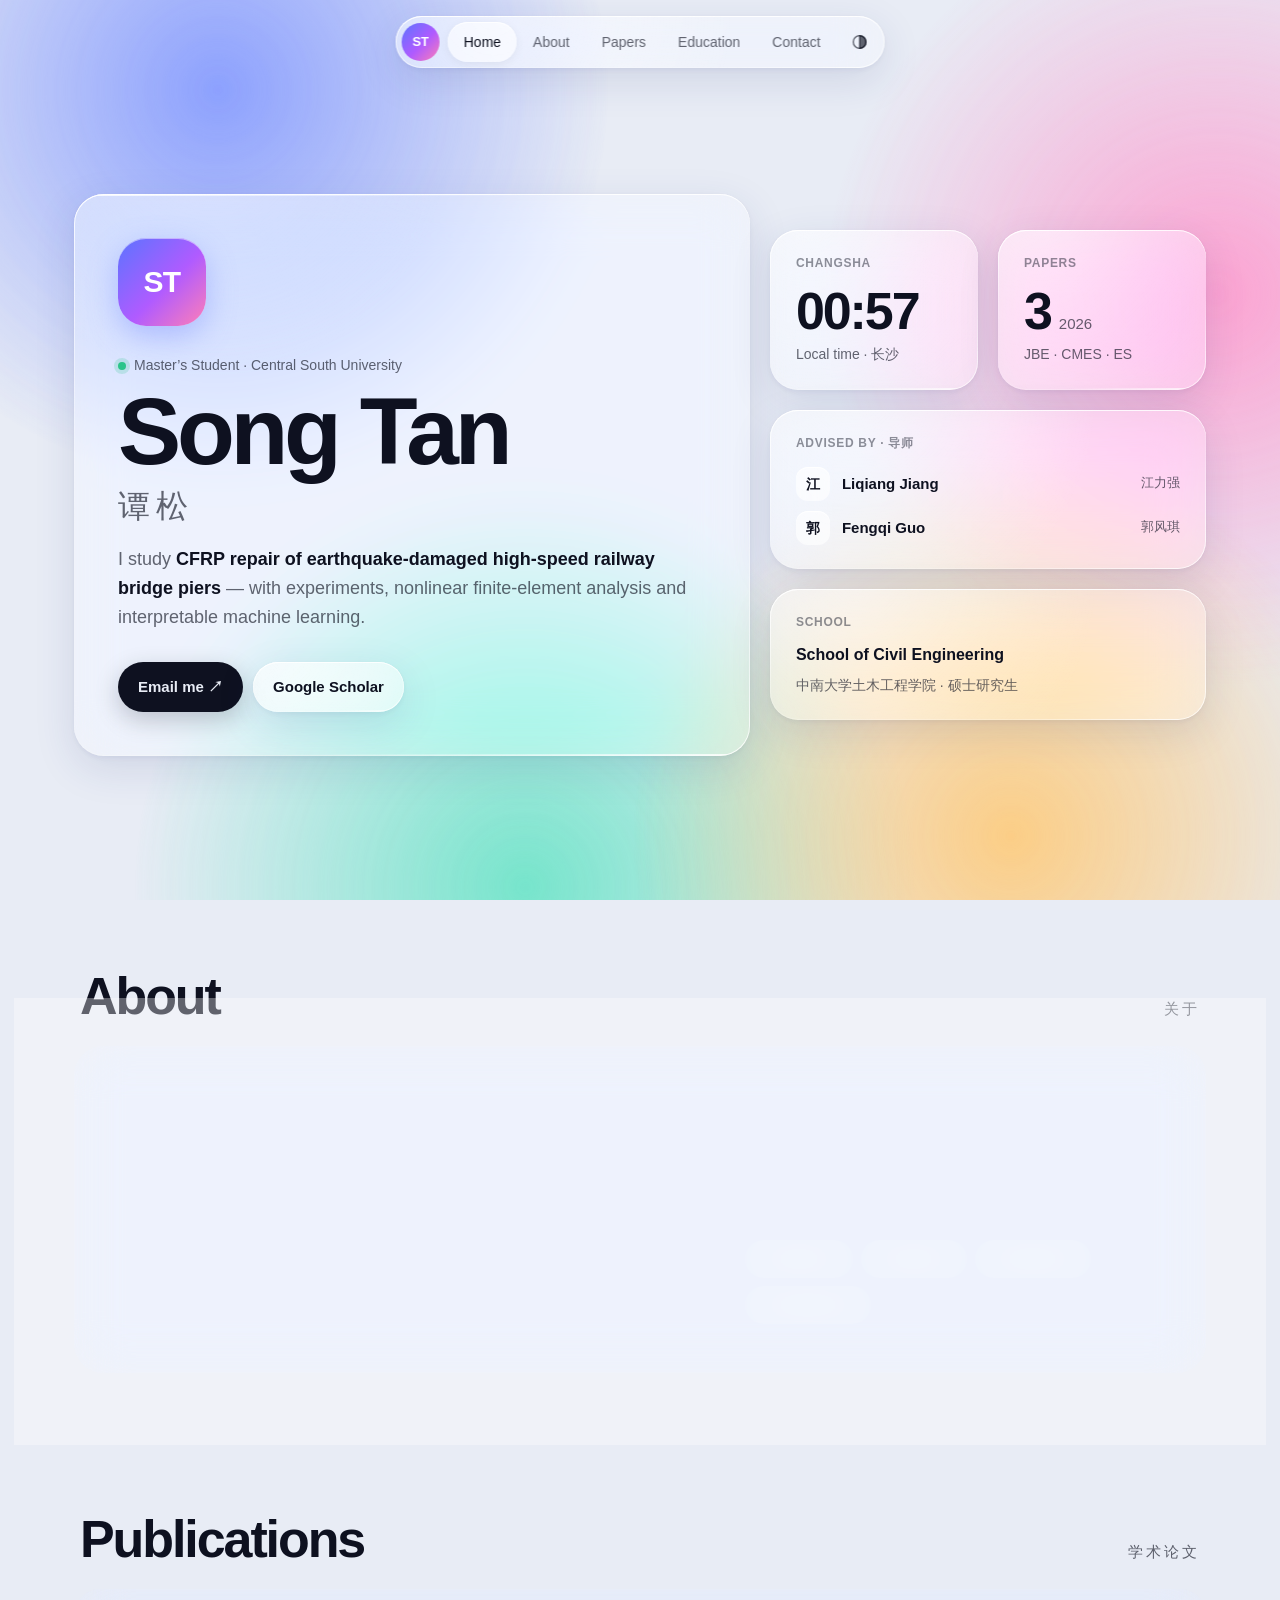
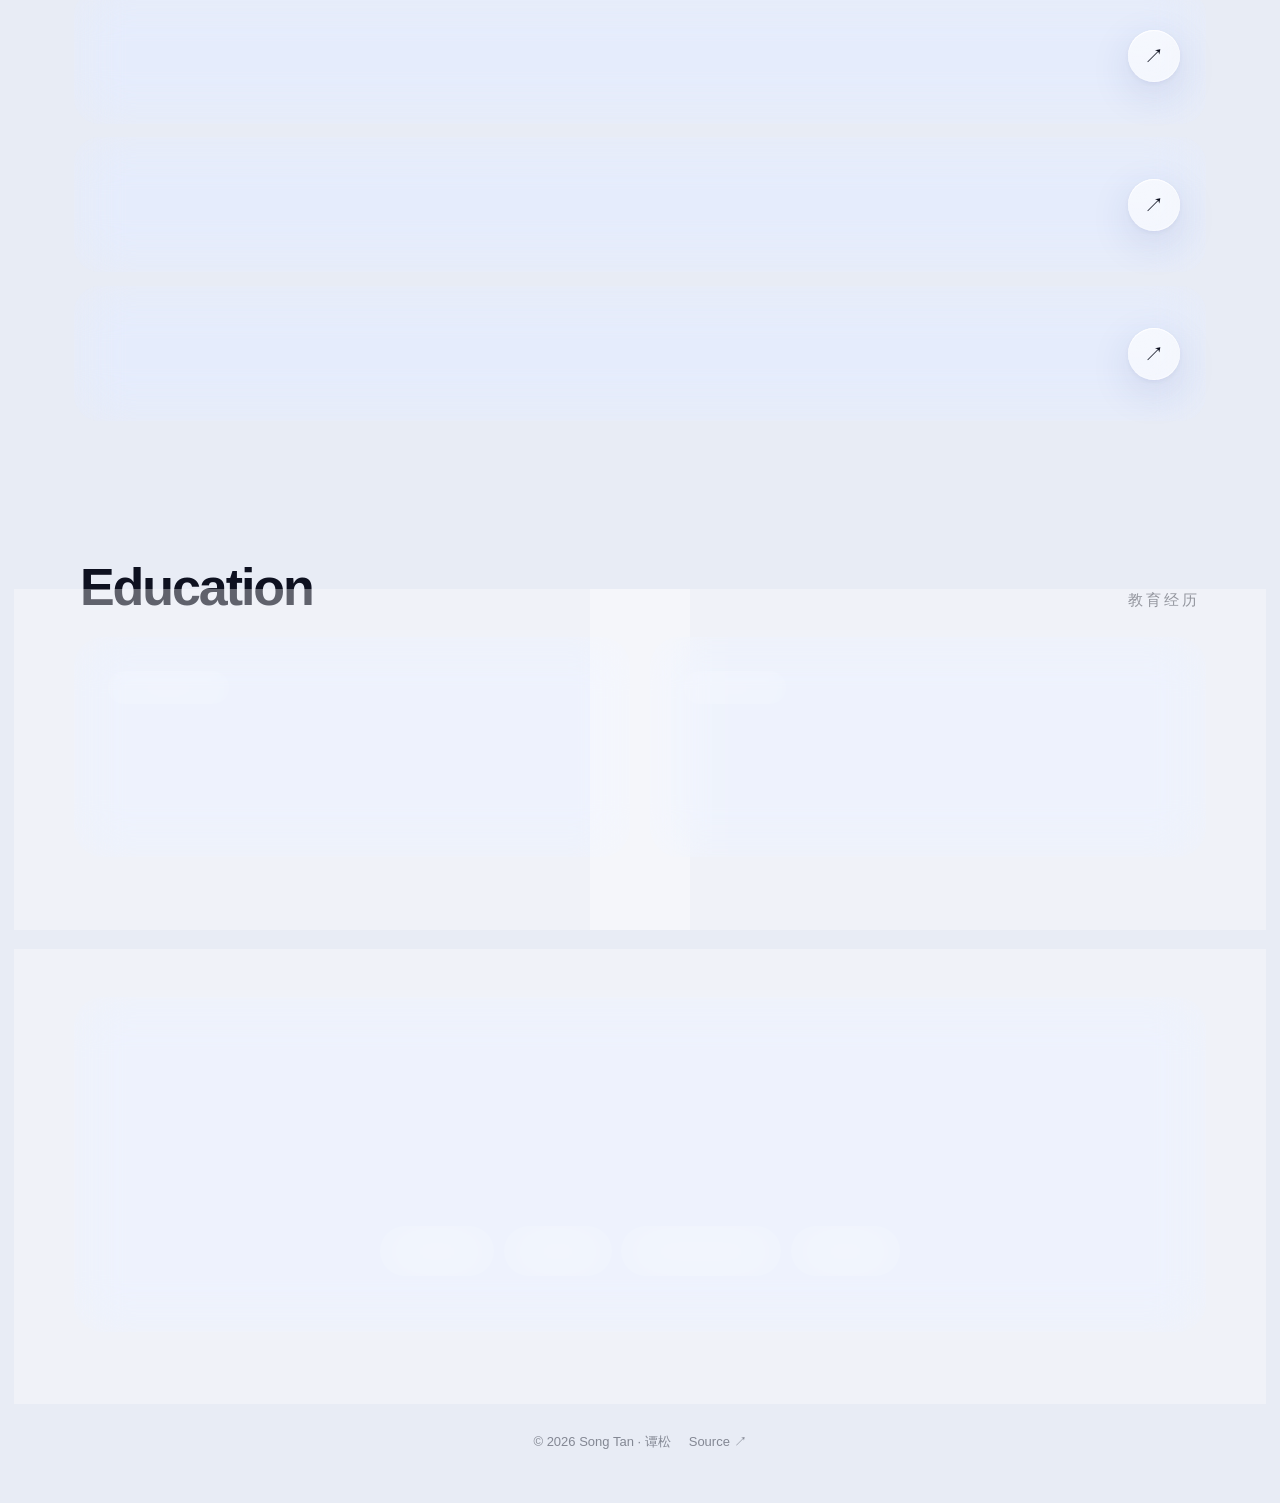
<file: index.html>
<!DOCTYPE html>
<html lang="zh-CN">
<head>
<meta charset="utf-8" />
<meta name="viewport" content="width=device-width, initial-scale=1" />
<title>Song Tan 谭松</title>
<meta name="description" content="Song Tan 谭松，中南大学土木工程学院硕士研究生。研究方向：高铁桥梁震后 CFRP 修复、非线性有限元、可解释机器学习。" />
<meta name="color-scheme" content="light dark" />
<meta name="theme-color" content="#E8ECF5" media="(prefers-color-scheme: light)" />
<meta name="theme-color" content="#06070C" media="(prefers-color-scheme: dark)" />
<meta property="og:type" content="profile" />
<meta property="og:title" content="Song Tan 谭松" />
<meta property="og:description" content="中南大学土木工程学院硕士研究生 · 高铁桥梁震后 CFRP 修复 / 可解释机器学习" />
<meta property="og:url" content="https://ronintan.github.io/" />
<meta property="og:locale" content="zh_CN" />
<link rel="icon" href="data:image/svg+xml,%3Csvg xmlns='http://www.w3.org/2000/svg' viewBox='0 0 64 64'%3E%3Cdefs%3E%3ClinearGradient id='g' x1='0' y1='0' x2='1' y2='1'%3E%3Cstop offset='0' stop-color='%235B74FF'/%3E%3Cstop offset='.55' stop-color='%23B05BFF'/%3E%3Cstop offset='1' stop-color='%23FF7FB6'/%3E%3C/linearGradient%3E%3C/defs%3E%3Crect width='64' height='64' rx='18' fill='url(%23g)'/%3E%3Ctext x='32' y='42' font-family='-apple-system,Segoe UI,Arial,sans-serif' font-size='26' font-weight='700' text-anchor='middle' fill='white'%3EST%3C/text%3E%3C/svg%3E" />
<script>
  // apply the saved theme before first paint, and mark JS as available for reveal animations
  (function(d){d.className+=' js';try{var t=localStorage.getItem('st-theme');if(t)d.setAttribute('data-theme',t)}catch(e){}})(document.documentElement);
</script>
<style>
  :root{
    --base:#E8ECF5;
    --ink:#0E1120;
    --ink2:rgba(14,17,32,.64);
    --ink3:rgba(14,17,32,.46);
    --glass:rgba(255,255,255,.34);
    --glass-hi:rgba(255,255,255,.62);
    --glass-solid:rgba(250,251,255,.92);
    --rim:rgba(255,255,255,.85);
    --rim2:rgba(255,255,255,.22);
    --spec:rgba(255,255,255,.45);
    --shadow:0 12px 40px rgba(40,52,120,.13),0 2px 6px rgba(40,52,120,.06);
    --b1:#7C93FF;--b2:#FF95CB;--b3:#62E3C4;--b4:#FFC872;
    --accent:#3557FF;
    --grad:linear-gradient(135deg,#5B74FF,#B05BFF 55%,#FF7FB6);
    /* system fonts: SF Pro on Apple, Segoe UI on Windows, PingFang / YaHei for Chinese — no external font requests */
    --sans:-apple-system,BlinkMacSystemFont,"SF Pro Display","SF Pro Text","Segoe UI Variable","Segoe UI","Helvetica Neue",Arial,"PingFang SC","Hiragino Sans GB","Microsoft YaHei","Noto Sans CJK SC","Source Han Sans SC",sans-serif;
    --zh:"PingFang SC","Hiragino Sans GB","Microsoft YaHei","Noto Sans CJK SC","Source Han Sans SC",sans-serif;
  }
  @media (prefers-color-scheme:dark){
    :root:not([data-theme="light"]){
      --base:#06070C;--ink:#F3F5FB;--ink2:rgba(243,245,251,.68);--ink3:rgba(243,245,251,.46);
      --glass:rgba(255,255,255,.06);--glass-hi:rgba(255,255,255,.14);--glass-solid:rgba(22,24,34,.94);--rim:rgba(255,255,255,.32);--rim2:rgba(255,255,255,.04);
      --spec:rgba(255,255,255,.12);--shadow:0 12px 40px rgba(0,0,0,.45);
      --b1:#2E43D9;--b2:#A2307A;--b3:#0F8A73;--b4:#8F5A16;--accent:#93A6FF;
    }
  }
  :root[data-theme="dark"]{
    --base:#06070C;--ink:#F3F5FB;--ink2:rgba(243,245,251,.68);--ink3:rgba(243,245,251,.46);
    --glass:rgba(255,255,255,.06);--glass-hi:rgba(255,255,255,.14);--glass-solid:rgba(22,24,34,.94);--rim:rgba(255,255,255,.32);--rim2:rgba(255,255,255,.04);
    --spec:rgba(255,255,255,.12);--shadow:0 12px 40px rgba(0,0,0,.45);
    --b1:#2E43D9;--b2:#A2307A;--b3:#0F8A73;--b4:#8F5A16;--accent:#93A6FF;
  }
  *,*::before,*::after{box-sizing:border-box}
  html{-webkit-text-size-adjust:100%;scroll-behavior:smooth;scroll-padding-top:90px}
  body{margin:0;background:var(--base);color:var(--ink);font-family:var(--sans);font-size:16px;line-height:1.6;-webkit-font-smoothing:antialiased;transition:background .4s,color .4s}
  a{color:inherit;text-decoration:none}
  :focus-visible{outline:2px solid var(--accent);outline-offset:3px;border-radius:12px}
  .zh{font-family:var(--zh)}
  .sr{position:absolute;width:1px;height:1px;overflow:hidden;clip:rect(0 0 0 0);white-space:nowrap}

  /* —— aurora backdrop —— */
  .aurora{position:fixed;inset:0;z-index:0;overflow:hidden;pointer-events:none}
  .aurora i{position:absolute;width:70vmax;height:70vmax;border-radius:50%;opacity:.85;will-change:transform}
  .aurora .a1{background:radial-gradient(circle,var(--b1) 0,transparent 62%);top:-28vmax;left:-18vmax;animation:f1 26s ease-in-out infinite alternate}
  .aurora .a2{background:radial-gradient(circle,var(--b2) 0,transparent 62%);top:-12vmax;right:-30vmax;animation:f2 30s ease-in-out infinite alternate}
  .aurora .a3{background:radial-gradient(circle,var(--b3) 0,transparent 62%);bottom:-34vmax;left:6vmax;animation:f3 34s ease-in-out infinite alternate}
  .aurora .a4{background:radial-gradient(circle,var(--b4) 0,transparent 60%);bottom:-30vmax;right:-14vmax;animation:f1 38s ease-in-out infinite alternate-reverse}
  @keyframes f1{to{transform:translate(16vmax,10vmax) scale(1.12)}}
  @keyframes f2{to{transform:translate(-14vmax,16vmax) scale(.92)}}
  @keyframes f3{to{transform:translate(12vmax,-12vmax) scale(1.08)}}

  /* —— glass material —— */
  .glass{
    position:relative;isolation:isolate;
    background:var(--glass);
    -webkit-backdrop-filter:blur(26px) saturate(175%);
    backdrop-filter:blur(26px) saturate(175%);
    border-radius:var(--r,30px);
    box-shadow:var(--shadow),inset 0 1px 0 var(--rim),inset 0 -1px 0 var(--rim2);
  }
  .glass::before{
    content:"";position:absolute;inset:0;border-radius:inherit;padding:1.2px;pointer-events:none;
    background:linear-gradient(145deg,var(--rim),transparent 32%,transparent 68%,var(--rim));
    -webkit-mask:linear-gradient(#000 0 0) content-box,linear-gradient(#000 0 0);
    -webkit-mask-composite:xor;mask-composite:exclude;
  }
  .glass::after{
    content:"";position:absolute;inset:0;border-radius:inherit;pointer-events:none;z-index:-1;
    background:radial-gradient(520px circle at var(--mx,20%) var(--my,-10%),var(--spec),transparent 46%);
  }
  /* browsers without backdrop blur, or readers who ask for less transparency, get frosted solid panels */
  @supports not ((backdrop-filter:blur(1px)) or (-webkit-backdrop-filter:blur(1px))){
    .glass{background:var(--glass-solid)}
  }
  @media (prefers-reduced-transparency:reduce){
    .glass{background:var(--glass-solid);-webkit-backdrop-filter:none;backdrop-filter:none}
  }

  .wrap{position:relative;z-index:1;max-width:1180px;margin:0 auto;padding:0 24px}

  /* —— floating tab bar —— */
  .bar{position:fixed;top:16px;left:50%;transform:translateX(-50%);z-index:20;--r:999px;display:flex;align-items:center;gap:4px;padding:6px}
  .bar .me{width:38px;height:38px;border-radius:50%;display:grid;place-items:center;font-weight:700;font-size:13px;color:#fff;background:var(--grad);margin-right:4px;flex:none}
  .bar nav{position:relative;display:flex}
  .bar nav a{position:relative;z-index:1;padding:9px 16px;font-size:14px;font-weight:500;color:var(--ink2);border-radius:999px;transition:color .25s}
  .bar nav a.on{color:var(--ink)}
  .bubble{position:absolute;top:0;bottom:0;left:0;width:0;border-radius:999px;background:var(--glass-hi);box-shadow:inset 0 1px 0 var(--rim),0 2px 10px rgba(0,0,0,.06);transition:transform .45s cubic-bezier(.3,1.4,.5,1),width .45s cubic-bezier(.3,1.4,.5,1)}
  .bar button{appearance:none;border:0;background:transparent;color:var(--ink2);width:38px;height:38px;border-radius:50%;cursor:pointer;flex:none;transition:background .2s,color .2s}
  .bar button:hover{background:var(--glass-hi);color:var(--ink)}
  .bar button svg{display:block;margin:auto}

  /* —— hero —— */
  .hero{min-height:100vh;display:grid;grid-template-columns:minmax(0,1.55fr) minmax(0,1fr);gap:20px;align-items:center;padding:110px 0 60px}
  .card-main{padding:44px}
  .avatar{width:88px;height:88px;border-radius:28px;display:grid;place-items:center;font-weight:700;font-size:30px;color:#fff;letter-spacing:-.02em;
    background:var(--grad);box-shadow:0 10px 30px rgba(91,116,255,.35),inset 0 1px 0 rgba(255,255,255,.5)}
  .card-main .kick{margin-top:28px;font-size:14px;font-weight:500;color:var(--ink2);display:flex;align-items:center;gap:8px}
  .card-main .kick i{width:8px;height:8px;border-radius:50%;background:#2BC48A;box-shadow:0 0 0 4px rgba(43,196,138,.2);flex:none}
  h1{margin:10px 0 0;font-size:clamp(52px,7.4vw,104px);line-height:.95;letter-spacing:-.045em;font-weight:700}
  h1 .zh{display:block;font-size:.34em;letter-spacing:.18em;font-weight:500;color:var(--ink2);margin-top:14px}
  .card-main p.lede{margin:24px 0 0;font-size:18px;line-height:1.6;color:var(--ink2);max-width:600px}
  .card-main p.lede b{color:var(--ink);font-weight:600}
  .ctas{display:flex;flex-wrap:wrap;gap:10px;margin-top:30px}
  .btn{--r:999px;display:inline-flex;align-items:center;gap:8px;padding:13px 20px;font-size:15px;font-weight:600;transition:transform .2s}
  .btn:hover{transform:translateY(-2px)}
  .btn.solid{background:var(--ink);color:var(--base);border-radius:999px;box-shadow:0 8px 24px rgba(14,17,32,.22)}

  .side{display:grid;gap:20px}
  .w{padding:24px 26px;--r:28px}
  .w .lbl{font-size:12px;font-weight:600;letter-spacing:.06em;text-transform:uppercase;color:var(--ink3)}
  .w .big{font-size:52px;font-weight:650;letter-spacing:-.04em;line-height:1;margin-top:12px;font-variant-numeric:tabular-nums}
  .w .big small{font-size:15px;font-weight:500;letter-spacing:0;color:var(--ink2);margin-left:8px}
  .w .sub{margin-top:6px;font-size:14px;color:var(--ink2)}
  .w .sub.strong{font-size:16px;color:var(--ink);font-weight:600;margin-top:10px}
  .row2{display:grid;grid-template-columns:1fr 1fr;gap:20px}
  .adv{display:flex;flex-direction:column;gap:10px;margin-top:14px}
  .adv div{display:flex;align-items:center;gap:12px;font-size:15px;font-weight:600}
  .adv div span{font-weight:400;color:var(--ink2);font-size:13px;margin-left:auto}
  .adv i{width:34px;height:34px;border-radius:12px;display:grid;place-items:center;font-style:normal;font-family:var(--zh);font-size:14px;background:var(--glass-hi);box-shadow:inset 0 1px 0 var(--rim)}

  /* —— sections —— */
  section.s{padding:70px 0}
  .s-hd{display:flex;align-items:baseline;justify-content:space-between;gap:20px;margin-bottom:24px;padding:0 6px}
  .s-hd h2{margin:0;font-size:clamp(34px,4.4vw,52px);letter-spacing:-.04em;font-weight:700;line-height:1}
  .s-hd span{font-size:15px;color:var(--ink2);letter-spacing:.2em}

  .about{padding:44px;display:grid;grid-template-columns:minmax(0,1.4fr) minmax(0,1fr);gap:44px}
  .about p{margin:0}
  .about .en{font-size:22px;line-height:1.55;letter-spacing:-.01em}
  .about .zhp{font-size:16px;line-height:2;color:var(--ink2)}
  .chips{display:flex;flex-wrap:wrap;gap:8px;margin-top:22px}
  .chip{--r:999px;padding:8px 14px;font-size:13.5px;font-weight:500}

  .pubs{display:grid;gap:14px}
  .pub{--r:26px;display:grid;grid-template-columns:150px minmax(0,1fr) 52px;gap:26px;align-items:center;padding:26px 26px 26px 30px;transition:transform .3s cubic-bezier(.2,.8,.2,1)}
  .pub:hover{transform:translateY(-3px) scale(1.005)}
  .pub .j{font-size:12px;font-weight:600;color:var(--ink3);text-transform:uppercase;letter-spacing:.05em;line-height:1.5}
  .pub .j b{display:inline-block;margin-bottom:6px;padding:4px 10px;border-radius:999px;background:var(--glass-hi);box-shadow:inset 0 1px 0 var(--rim);color:var(--ink);font-size:12px;letter-spacing:.02em}
  .pub h3{margin:0;font-size:19px;font-weight:600;line-height:1.38;letter-spacing:-.012em}
  .pub .au{margin:8px 0 0;font-size:14px;color:var(--ink2)}
  .pub .au b{color:var(--ink);font-weight:600}
  .pub .go{--r:50%;width:52px;height:52px;display:grid;place-items:center;font-size:20px;transition:background .25s,color .25s,transform .3s}
  .pub:hover .go{background:var(--ink);color:var(--base);transform:rotate(-45deg)}

  .edu{display:grid;grid-template-columns:1fr 1fr;gap:20px}
  .school{padding:34px 34px 30px;--r:30px;min-height:220px;display:flex;flex-direction:column;justify-content:space-between}
  .school .yr{align-self:flex-start;--r:999px;padding:6px 12px;font-size:13px;font-weight:600}
  .school h3{margin:28px 0 0;font-size:30px;letter-spacing:-.035em;font-weight:700;line-height:1.1}
  .school h3 .zh{display:block;font-size:16px;font-weight:500;letter-spacing:.15em;color:var(--ink2);margin-top:8px}
  .school p{margin:10px 0 0;color:var(--ink2);font-size:14.5px}
  .school.now .yr{background:linear-gradient(135deg,#5B74FF,#B05BFF);color:#fff;box-shadow:0 6px 18px rgba(91,116,255,.35)}

  .contact{padding:56px 44px;text-align:center}
  .contact h2{margin:0;font-size:clamp(40px,6vw,76px);letter-spacing:-.045em;font-weight:700;line-height:1}
  .contact .mail{display:inline-block;margin-top:20px;font-size:clamp(18px,2.4vw,26px);font-weight:500;color:var(--accent);border-bottom:1.5px solid currentColor;padding-bottom:2px}
  .contact .links{display:flex;justify-content:center;flex-wrap:wrap;gap:10px;margin-top:32px}

  /* copy-to-clipboard confirmation for email links */
  .toast{position:fixed;left:50%;bottom:28px;z-index:30;--r:999px;display:flex;align-items:center;gap:10px;padding:12px 18px 12px 12px;font-size:14px;font-weight:500;white-space:nowrap;opacity:0;transform:translate(-50%,16px);pointer-events:none;transition:opacity .3s,transform .3s cubic-bezier(.3,1.4,.5,1)}
  .toast.show{opacity:1;transform:translate(-50%,0)}
  .toast i{width:24px;height:24px;border-radius:50%;display:grid;place-items:center;font-style:normal;font-size:13px;color:#fff;background:#2BC48A;flex:none}

  footer{position:relative;z-index:1;display:flex;justify-content:center;gap:18px;flex-wrap:wrap;padding:30px 20px 50px;font-size:13px;color:var(--ink3)}
  footer a:hover{color:var(--ink)}

  /* reveal on scroll (only when JS runs, so content never stays hidden) */
  .js .rv{opacity:0;transform:translateY(24px);transition:opacity .8s cubic-bezier(.2,.8,.2,1),transform .8s cubic-bezier(.2,.8,.2,1)}
  .js .rv.in{opacity:1;transform:none}
  .js .pub.rv.in:hover{transform:translateY(-3px) scale(1.005)}

  @media (max-width:900px){
    .hero{grid-template-columns:1fr;padding-top:96px;min-height:0}
    .about{grid-template-columns:1fr;gap:20px;padding:30px}
    .pub{grid-template-columns:1fr;gap:10px;padding:24px}
    .pub .go{display:none}
    .edu{grid-template-columns:1fr}
  }
  @media (max-width:560px){
    .wrap{padding:0 14px}
    .bar{top:10px;max-width:calc(100% - 20px)}
    .bar nav a{padding:9px 10px;font-size:13px}
    .bar nav a.hide-s{display:none}
    .card-main{padding:28px 24px}
    .row2{gap:14px}
    .w{padding:20px}
    .w .big{font-size:40px}
    .about .en{font-size:19px}
    .contact{padding:40px 22px}
  }
  @media (prefers-reduced-motion:reduce){
    html{scroll-behavior:auto}
    .aurora i{animation:none}
    .js .rv{opacity:1;transform:none;transition:none}
  }
</style>
</head>
<body>
<div class="aurora" aria-hidden="true"><i class="a1"></i><i class="a2"></i><i class="a3"></i><i class="a4"></i></div>

<header class="bar glass">
  <a class="me" href="#top" aria-label="Back to top">ST</a>
  <nav id="nav" aria-label="Sections">
    <span class="bubble" id="bubble" aria-hidden="true"></span>
    <a href="#top" class="on">Home</a>
    <a href="#about">About</a>
    <a href="#pubs">Papers</a>
    <a href="#education" class="hide-s">Education</a>
    <a href="#contact">Contact</a>
  </nav>
  <button id="theme" type="button" aria-label="Switch light / dark theme"><svg width="18" height="18" viewBox="0 0 24 24" fill="none" stroke="currentColor" stroke-width="1.8" aria-hidden="true"><circle cx="12" cy="12" r="8.5"/><path d="M12 3.5a8.5 8.5 0 0 1 0 17z" fill="currentColor"/></svg></button>
</header>

<main class="wrap" id="top">
  <section class="hero" data-sec="top">
    <div class="glass card-main rv">
      <div class="avatar" aria-hidden="true">ST</div>
      <div class="kick"><i></i>Master’s Student · Central South University</div>
      <h1>Song Tan<span class="zh">谭松</span></h1>
      <p class="lede">I study <b>CFRP repair of earthquake-damaged high-speed railway bridge piers</b> — with experiments, nonlinear finite-element analysis and interpretable machine learning.</p>
      <div class="ctas">
        <a class="btn solid" href="mailto:tansong@csu.edu.cn">Email me ↗</a>
        <a class="btn glass" href="https://scholar.google.com/citations?hl=zh-CN&amp;user=KqbaW3oAAAAJ" target="_blank" rel="noopener">Google Scholar</a>
      </div>
    </div>

    <div class="side">
      <div class="row2">
        <div class="glass w rv"><div class="lbl">Changsha</div><div class="big" id="clock">--:--</div><div class="sub">Local time · 长沙</div></div>
        <div class="glass w rv"><div class="lbl">Papers</div><div class="big">3<small>2026</small></div><div class="sub">JBE · CMES · ES</div></div>
      </div>
      <div class="glass w rv">
        <div class="lbl">Advised by · 导师</div>
        <div class="adv">
          <div><i aria-hidden="true">江</i>Liqiang Jiang<span class="zh">江力强</span></div>
          <div><i aria-hidden="true">郭</i>Fengqi Guo<span class="zh">郭风琪</span></div>
        </div>
      </div>
      <div class="glass w rv">
        <div class="lbl">School</div>
        <div class="sub strong">School of Civil Engineering</div>
        <div class="sub zh">中南大学土木工程学院 · 硕士研究生</div>
      </div>
    </div>
  </section>

  <section class="s" id="about" data-sec="about">
    <div class="s-hd rv"><h2>About</h2><span class="zh">关于</span></div>
    <div class="glass about rv">
      <div>
        <p class="en">I’m a master’s student in the School of Civil Engineering at Central South University, advised by Liqiang Jiang and Fengqi Guo. I study CFRP repair of earthquake-damaged high-speed railway bridge piers — experiments and nonlinear finite-element analysis to quantify seismic recovery and its effect on the bridge and track, and interpretable machine-learning models to predict it.</p>
      </div>
      <div>
        <p class="zhp zh">中南大学土木工程学院硕士研究生，师从江力强、郭风琪老师。研究高铁桥梁震损桥墩的 CFRP 修复：以试验与非线性有限元量化抗震性能的恢复及其对桥梁、轨道的影响，并用可解释机器学习模型预测修复效果。</p>
        <div class="chips">
          <span class="glass chip">CFRP Repair</span>
          <span class="glass chip">HSR Bridges</span>
          <span class="glass chip">Nonlinear FEA</span>
          <span class="glass chip">Interpretable ML</span>
        </div>
      </div>
    </div>
  </section>

  <section class="s" id="pubs" data-sec="pubs">
    <div class="s-hd rv"><h2>Publications</h2><span class="zh">学术论文</span></div>
    <div class="pubs">
      <a class="glass pub rv" href="https://doi.org/10.1061/JBENF2.BEENG-7962" target="_blank" rel="noopener">
        <div class="j"><b>JBE</b><br />31(9) · 04026054</div>
        <div>
          <h3>Effects of CFRP-Repaired Round-End RC Hollow Piers on Postearthquake Recovery of High-Speed Railway Track–Bridge Systems</h3>
          <p class="au"><b>Song Tan</b>, Liqiang Jiang, Li-zhong Jiang, Wangbao Zhou, Juntao Liu, Fengqi Guo · <i>Journal of Bridge Engineering</i></p>
        </div>
        <span class="glass go" aria-hidden="true">↗</span>
      </a>
      <a class="glass pub rv" href="https://doi.org/10.32604/cmes.2026.086426" target="_blank" rel="noopener">
        <div class="j"><b>CMES</b><br />148(2) · Art. 19</div>
        <div>
          <h3>Interpretable Machine-Learning Prediction of Seismic Performance of Earthquake-Damaged CFRP-Repaired Hollow Bridge Piers</h3>
          <p class="au">Fengqi Guo, <b>Song Tan</b>, Liqiang Jiang, Wei Guo, Lizhong Jiang · <i>Computer Modeling in Engineering &amp; Sciences</i></p>
        </div>
        <span class="glass go" aria-hidden="true">↗</span>
      </a>
      <a class="glass pub rv" href="https://doi.org/10.1016/j.engstruct.2026.123253" target="_blank" rel="noopener">
        <div class="j"><b>Eng. Struct.</b><br />365 · 123253</div>
        <div>
          <h3>Machine learning-based optimization on CFRP repairs for earthquake-damaged round-ended hollow piers in a high-speed railway bridge</h3>
          <p class="au"><b>Song Tan</b>, Liqiang Jiang, Li-zhong Jiang, Wangbao Zhou, Juntao Liu, Fengqi Guo · <i>Engineering Structures</i></p>
        </div>
        <span class="glass go" aria-hidden="true">↗</span>
      </a>
    </div>
  </section>

  <section class="s" id="education" data-sec="education">
    <div class="s-hd rv"><h2>Education</h2><span class="zh">教育经历</span></div>
    <div class="edu">
      <div class="glass school now rv">
        <span class="glass yr">2024 — Present</span>
        <div>
          <h3>Central South University<span class="zh">中南大学</span></h3>
          <p>School of Civil Engineering · Master’s Student · 硕士研究生</p>
        </div>
      </div>
      <div class="glass school rv">
        <span class="glass yr">2020 — 2024</span>
        <div>
          <h3>Chang’an University<span class="zh">长安大学</span></h3>
          <p>School of Highway · Undergraduate · 本科生</p>
        </div>
      </div>
    </div>
  </section>

  <section class="s" id="contact" data-sec="contact">
    <div class="glass contact rv">
      <h2>Let’s connect.</h2>
      <a class="mail" href="mailto:tansong@csu.edu.cn">tansong@csu.edu.cn</a>
      <div class="links">
        <a class="btn glass" href="https://scholar.google.com/citations?hl=zh-CN&amp;user=KqbaW3oAAAAJ" target="_blank" rel="noopener">Scholar ↗</a>
        <a class="btn glass" href="https://orcid.org/0009-0006-5128-3348" target="_blank" rel="noopener">ORCID ↗</a>
        <a class="btn glass" href="https://www.researchgate.net/profile/Song-Tan-11" target="_blank" rel="noopener">ResearchGate ↗</a>
        <a class="btn glass" href="https://github.com/RoninTan" target="_blank" rel="noopener">GitHub ↗</a>
      </div>
    </div>
  </section>
</main>

<footer>
  <span>© 2026 Song Tan · 谭松</span>
  <a href="https://github.com/RoninTan/RoninTan.github.io" target="_blank" rel="noopener">Source ↗</a>
</footer>

<div class="glass toast" id="toast" role="status" aria-live="polite"><i aria-hidden="true">✓</i><span id="toastText"></span></div>

<script>
(function(){
  const root=document.documentElement;
  const reduce=matchMedia('(prefers-reduced-motion: reduce)').matches;

  // theme toggle (the saved choice is applied in <head> before paint)
  document.getElementById('theme').addEventListener('click',()=>{
    const dark=root.dataset.theme ? root.dataset.theme==='dark' : matchMedia('(prefers-color-scheme: dark)').matches;
    root.dataset.theme=dark?'light':'dark';
    try{localStorage.setItem('st-theme',root.dataset.theme)}catch(e){}
  });

  // Changsha clock
  const clock=document.getElementById('clock');
  const fmt=new Intl.DateTimeFormat('en-GB',{timeZone:'Asia/Shanghai',hour:'2-digit',minute:'2-digit',hour12:false});
  const tick=()=>{clock.textContent=fmt.format(new Date())}; tick(); setInterval(tick,15000);

  // specular highlight follows the pointer on whichever glass panel it is over
  if(matchMedia('(hover:hover)').matches){
    addEventListener('pointermove',e=>{
      const g=e.target.closest && e.target.closest('.glass'); if(!g) return;
      const r=g.getBoundingClientRect();
      g.style.setProperty('--mx',(e.clientX-r.left)+'px');
      g.style.setProperty('--my',(e.clientY-r.top)+'px');
    },{passive:true});
  }

  // email links also copy the address, so visitors without a mail app still get it
  const toast=document.getElementById('toast'), toastText=document.getElementById('toastText');
  let toastTimer;
  function copy(text){
    if(navigator.clipboard && window.isSecureContext) return navigator.clipboard.writeText(text);
    const t=document.createElement('textarea'); t.value=text; t.setAttribute('readonly',''); t.style.position='fixed'; t.style.opacity='0';
    document.body.appendChild(t); t.select(); let ok=false; try{ok=document.execCommand('copy')}catch(e){} t.remove();
    return ok ? Promise.resolve() : Promise.reject();
  }
  document.querySelectorAll('a[href^="mailto:"]').forEach(a=>a.addEventListener('click',()=>{
    const addr=a.getAttribute('href').slice(7);
    copy(addr).then(()=>{toastText.textContent='已复制 '+addr},()=>{toastText.textContent='邮箱 '+addr}).finally(()=>{
      toast.classList.add('show'); clearTimeout(toastTimer); toastTimer=setTimeout(()=>toast.classList.remove('show'),3200);
    });
  }));

  // tab bar bubble tracks the section in view
  const nav=document.getElementById('nav'), bubble=document.getElementById('bubble');
  const links=[...nav.querySelectorAll('a')];
  function place(a){
    links.forEach(l=>{l.classList.toggle('on',l===a); if(l===a) l.setAttribute('aria-current','true'); else l.removeAttribute('aria-current')});
    bubble.style.width=a.offsetWidth+'px';
    bubble.style.transform='translateX('+a.offsetLeft+'px)';
  }
  const byId=id=>links.find(l=>l.getAttribute('href')==='#'+id);
  const io=new IntersectionObserver(es=>{
    es.forEach(en=>{ if(en.isIntersecting){ const a=byId(en.target.dataset.sec); if(a && a.offsetParent) place(a); } });
  },{rootMargin:'-45% 0px -50% 0px'});
  document.querySelectorAll('[data-sec]').forEach(s=>io.observe(s));
  place(links[0]);
  addEventListener('resize',()=>{const a=nav.querySelector('a.on'); if(a) place(a)});

  // reveal on scroll
  const items=document.querySelectorAll('.rv');
  if(reduce || !('IntersectionObserver' in window)){ items.forEach(el=>el.classList.add('in')); return; }
  const rv=new IntersectionObserver(es=>es.forEach(en=>{if(en.isIntersecting){en.target.classList.add('in');rv.unobserve(en.target)}}),{threshold:.12});
  items.forEach((el,i)=>{el.style.transitionDelay=(i<7?i*60:0)+'ms';rv.observe(el)});
})();
</script>
</body>
</html>
</file>
